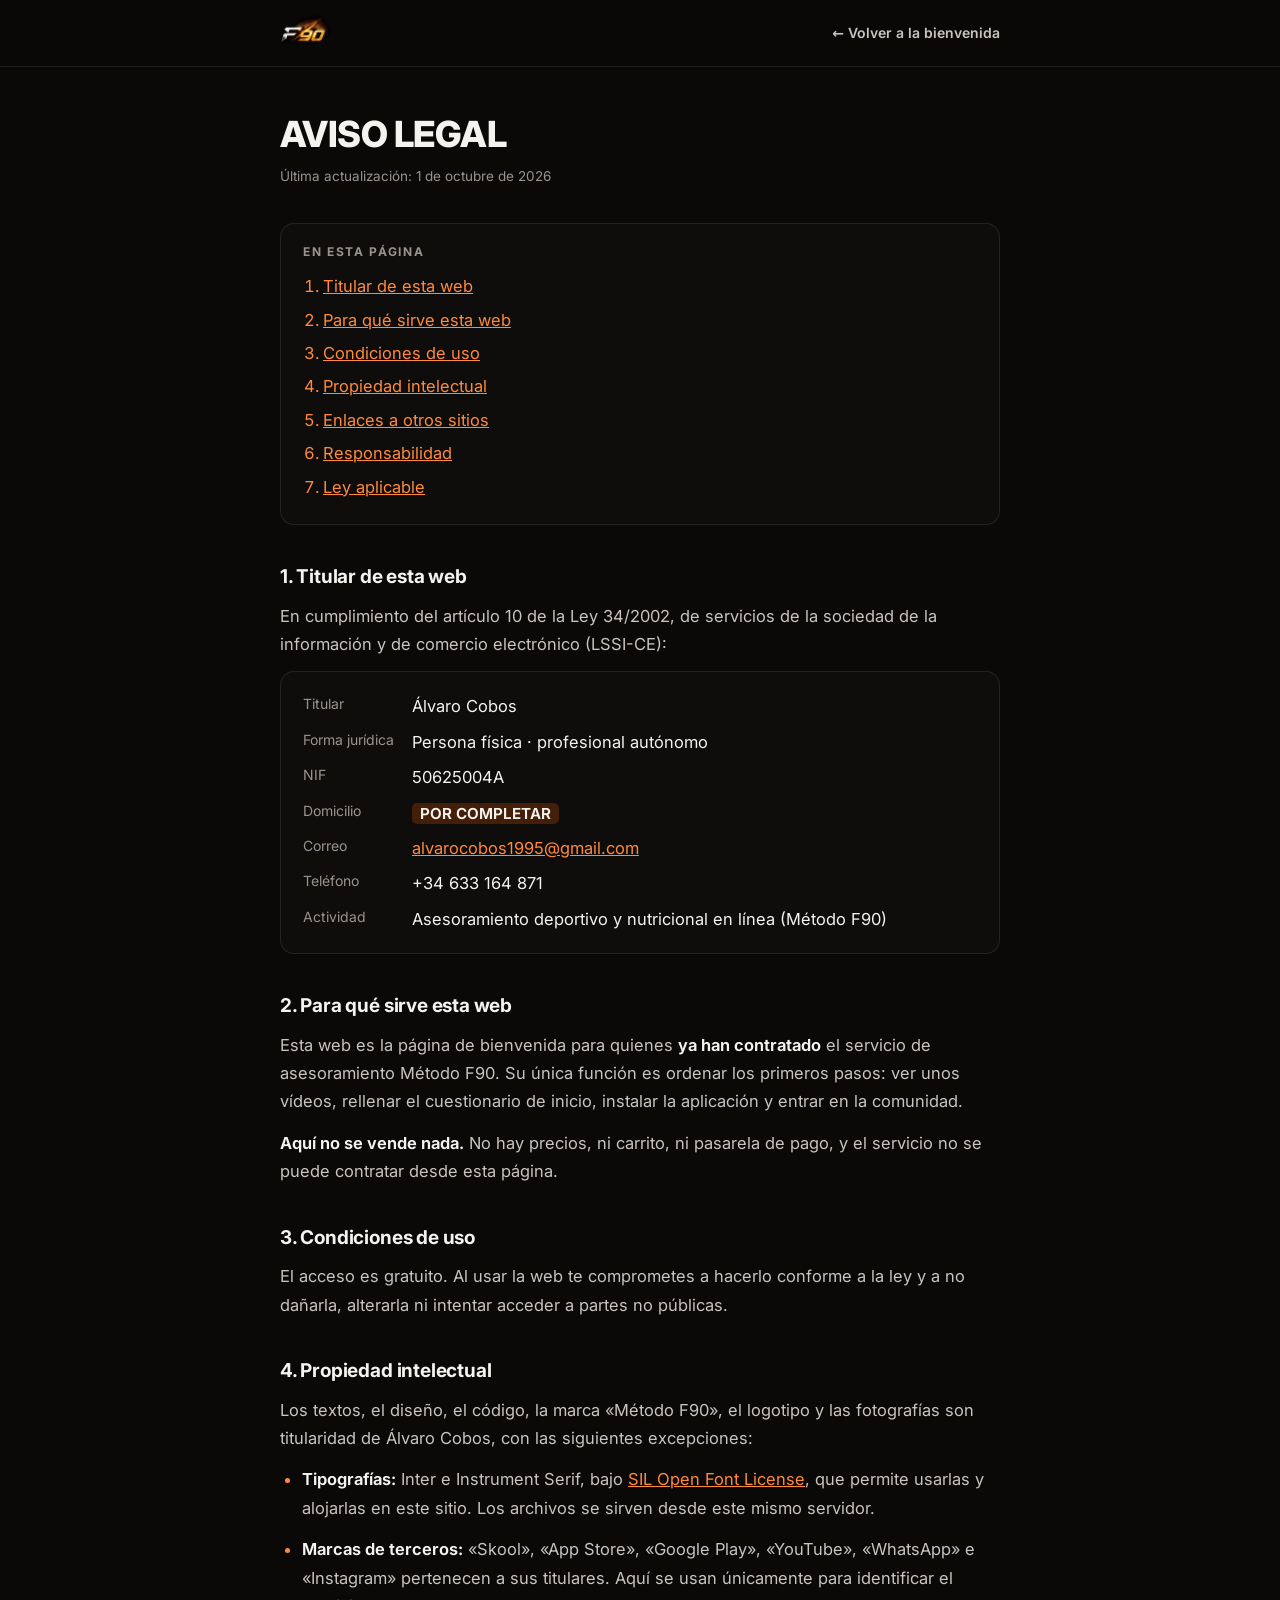
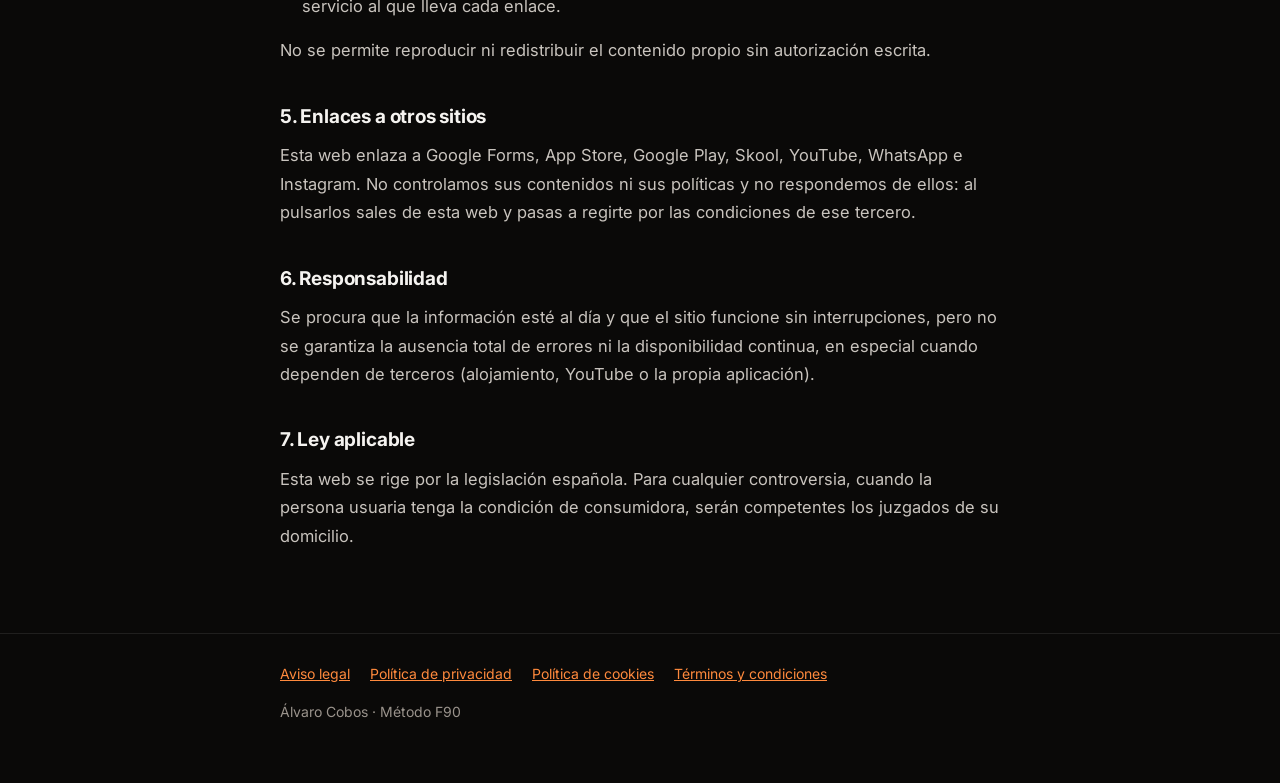
<file: legal/aviso-legal.html>
<!doctype html>
<html lang="es">
<head>
  <meta charset="utf-8" />
  <meta name="viewport" content="width=device-width,initial-scale=1" />
  <title>Aviso legal | Método F90 · Álvaro Cobos</title>
  <meta name="description" content="Aviso legal del servicio de asesoramiento en línea Método F90, de Álvaro Cobos." />
  <link rel="stylesheet" href="legal.css" />
</head>
<body>
  <a class="saltar" href="#contenido">Saltar al contenido</a>

  <header class="barra">
    <div class="envoltorio">
      <picture>
        <source srcset="../assets/logo-f90-mark.webp" type="image/webp" />
        <img src="../assets/logo-f90-mark.png" alt="Método F90" width="420" height="245" />
      </picture>
      <a class="volver" href="../index.html">&larr; Volver a la bienvenida</a>
    </div>
  </header>

  <main id="contenido">
    <div class="envoltorio">
      <h1>Aviso legal</h1>
      <p class="actualizado">Última actualización: 1 de octubre de 2026</p>

      <nav class="indice" aria-label="Contenido de esta página">
        <p>En esta página</p>
        <ol>
          <li><a href="#titular">Titular de esta web</a></li>
          <li><a href="#objeto">Para qué sirve esta web</a></li>
          <li><a href="#uso">Condiciones de uso</a></li>
          <li><a href="#propiedad">Propiedad intelectual</a></li>
          <li><a href="#enlaces">Enlaces a otros sitios</a></li>
          <li><a href="#responsabilidad">Responsabilidad</a></li>
          <li><a href="#ley">Ley aplicable</a></li>
        </ol>
      </nav>

      <h2 id="titular">1. Titular de esta web</h2>
      <p>En cumplimiento del artículo 10 de la Ley 34/2002, de servicios de la sociedad de
      la información y de comercio electrónico (LSSI-CE):</p>
      <div class="ficha">
        <dl>
          <dt>Titular</dt><dd>Álvaro Cobos</dd>
          <dt>Forma jurídica</dt><dd>Persona física · profesional autónomo</dd>
          <dt>NIF</dt><dd>50625004A</dd>
          <dt>Domicilio</dt><dd><mark>POR COMPLETAR</mark></dd>
          <dt>Correo</dt><dd><a href="mailto:alvarocobos1995@gmail.com">alvarocobos1995@gmail.com</a></dd>
          <dt>Teléfono</dt><dd>+34 633 164 871</dd>
          <dt>Actividad</dt><dd>Asesoramiento deportivo y nutricional en línea (Método F90)</dd>
        </dl>
      </div>

      <h2 id="objeto">2. Para qué sirve esta web</h2>
      <p>Esta web es la página de bienvenida para quienes <strong>ya han contratado</strong>
      el servicio de asesoramiento Método F90. Su única función es ordenar los primeros
      pasos: ver unos vídeos, rellenar el cuestionario de inicio, instalar la aplicación
      y entrar en la comunidad.</p>
      <p><strong>Aquí no se vende nada.</strong> No hay precios, ni carrito, ni pasarela de
      pago, y el servicio no se puede contratar desde esta página.</p>

      <h2 id="uso">3. Condiciones de uso</h2>
      <p>El acceso es gratuito. Al usar la web te comprometes a hacerlo conforme a la ley
      y a no dañarla, alterarla ni intentar acceder a partes no públicas.</p>

      <h2 id="propiedad">4. Propiedad intelectual</h2>
      <p>Los textos, el diseño, el código, la marca «Método F90», el logotipo y las
      fotografías son titularidad de Álvaro Cobos, con las siguientes excepciones:</p>
      <ul>
        <li><strong>Tipografías:</strong> Inter e Instrument Serif, bajo
          <a href="https://openfontlicense.org/" target="_blank" rel="noopener noreferrer">SIL Open Font License</a>,
          que permite usarlas y alojarlas en este sitio. Los archivos se sirven desde este
          mismo servidor.</li>
        <li><strong>Marcas de terceros:</strong> «Skool», «App Store», «Google Play»,
          «YouTube», «WhatsApp» e «Instagram» pertenecen a sus titulares. Aquí se usan
          únicamente para identificar el servicio al que lleva cada enlace.</li>
      </ul>
      <p>No se permite reproducir ni redistribuir el contenido propio sin autorización
      escrita.</p>

      <h2 id="enlaces">5. Enlaces a otros sitios</h2>
      <p>Esta web enlaza a Google Forms, App Store, Google Play, Skool, YouTube, WhatsApp
      e Instagram. No controlamos sus contenidos ni sus políticas y no respondemos de
      ellos: al pulsarlos sales de esta web y pasas a regirte por las condiciones de ese
      tercero.</p>

      <h2 id="responsabilidad">6. Responsabilidad</h2>
      <p>Se procura que la información esté al día y que el sitio funcione sin
      interrupciones, pero no se garantiza la ausencia total de errores ni la
      disponibilidad continua, en especial cuando dependen de terceros (alojamiento,
      YouTube o la propia aplicación).</p>

      <h2 id="ley">7. Ley aplicable</h2>
      <p>Esta web se rige por la legislación española. Para cualquier controversia, cuando
      la persona usuaria tenga la condición de consumidora, serán competentes los juzgados
      de su domicilio.</p>

    </div>
  </main>

  <footer class="pie">
    <div class="envoltorio">
      <nav aria-label="Páginas legales">
        <a href="aviso-legal.html" aria-current="page">Aviso legal</a>
        <a href="privacidad.html">Política de privacidad</a>
        <a href="cookies.html">Política de cookies</a>
        <a href="condiciones.html">Términos y condiciones</a>
      </nav>
      <p style="margin-top:14px">Álvaro Cobos · Método F90</p>
    </div>
  </footer>
</body>
</html>
</file>
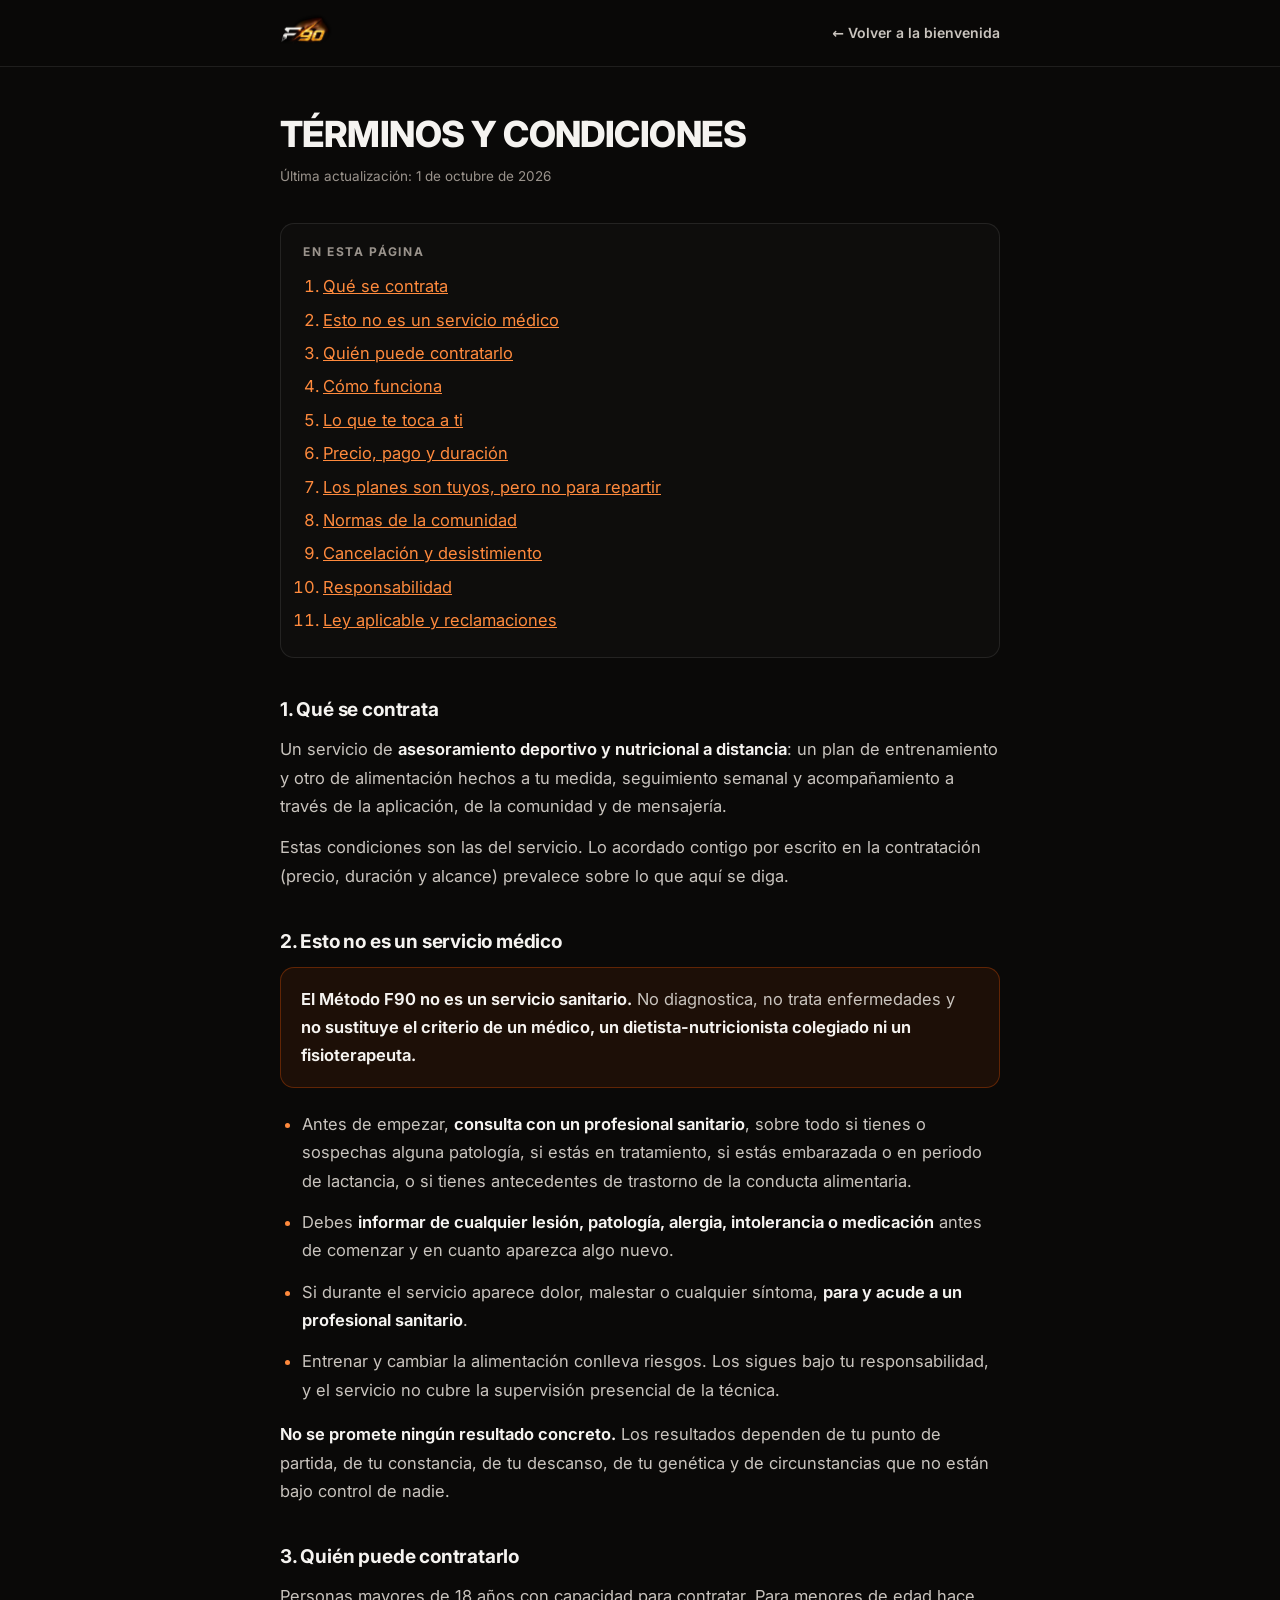
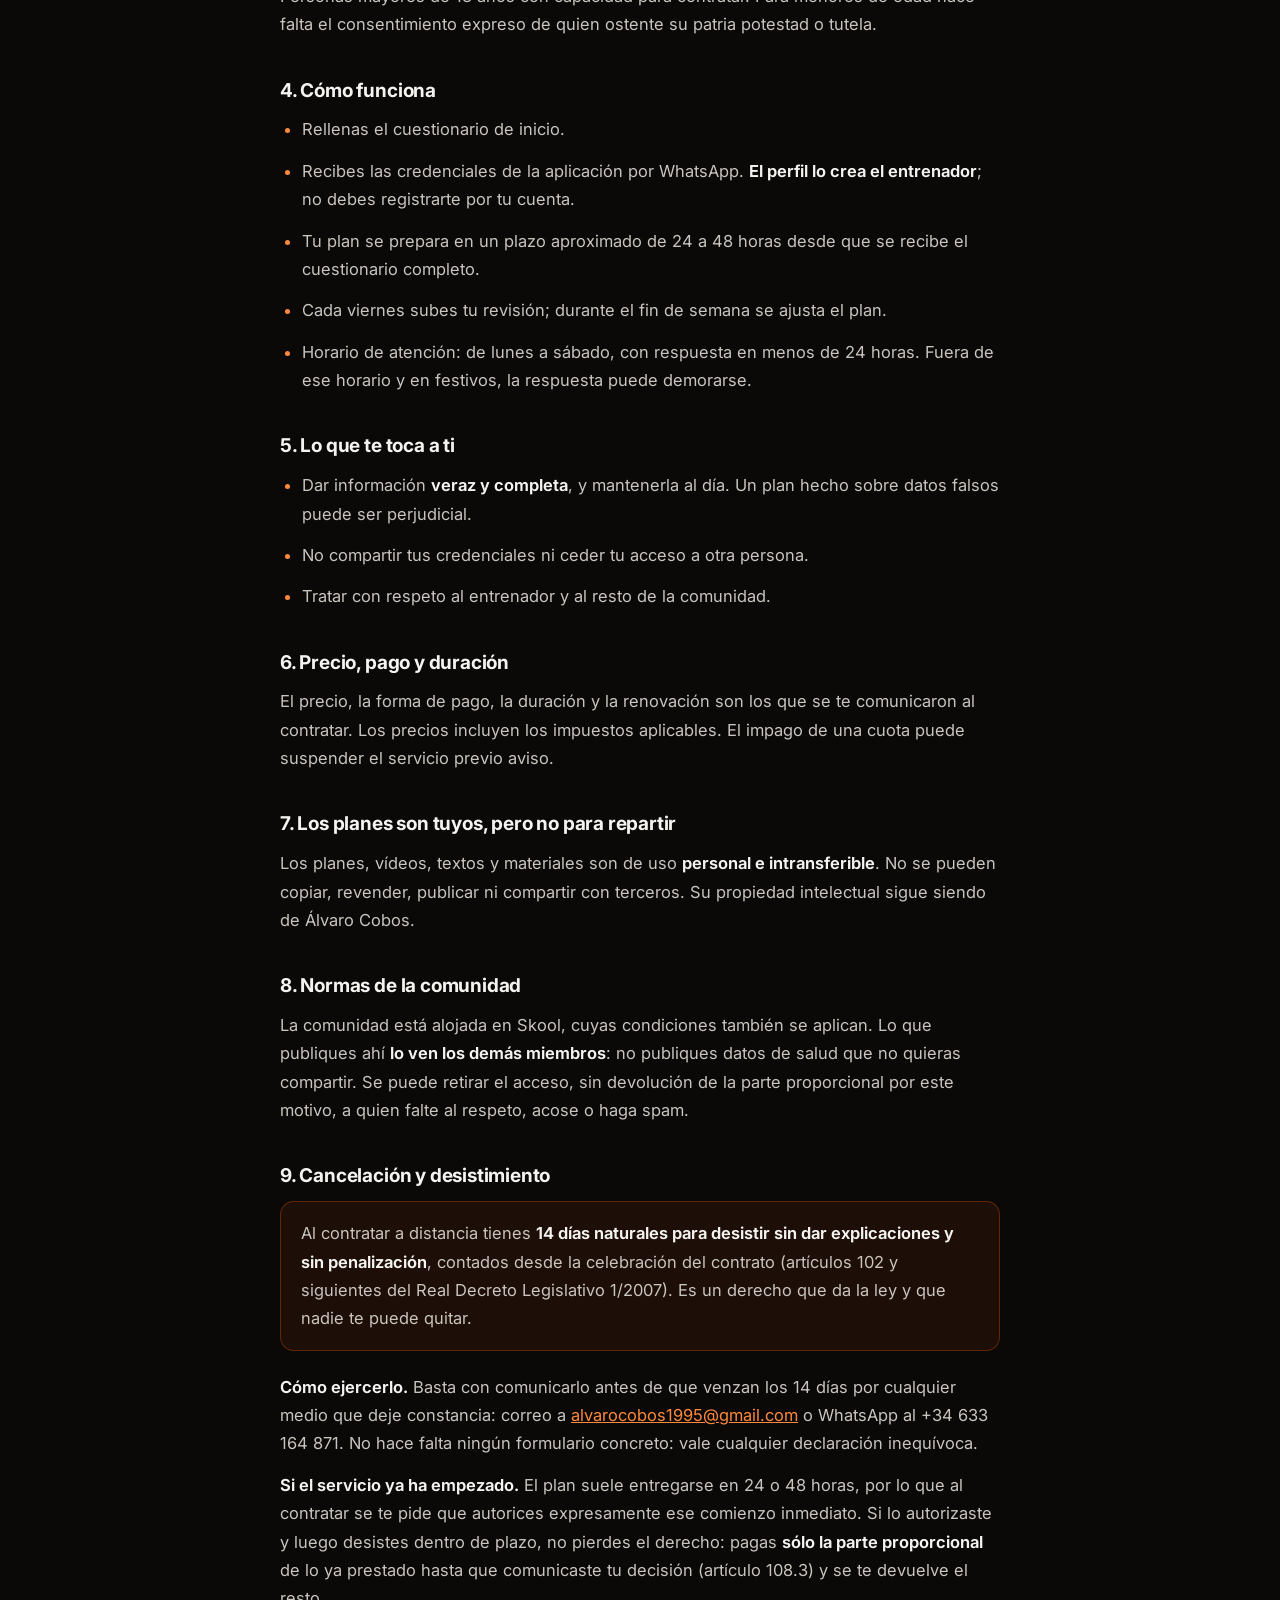
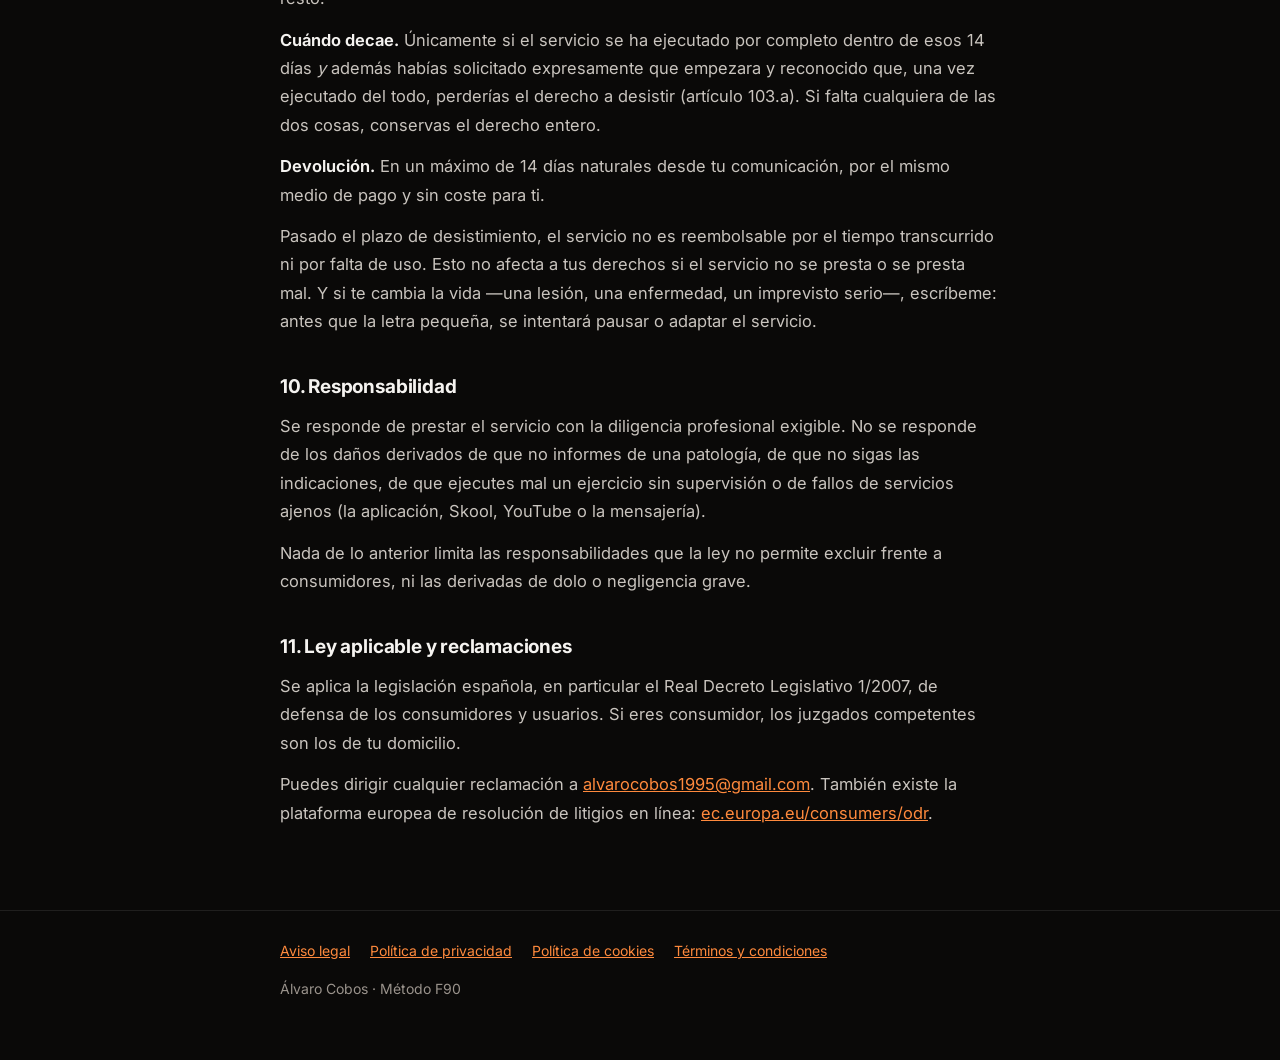
<file: legal/condiciones.html>
<!doctype html>
<html lang="es">
<head>
  <meta charset="utf-8" />
  <meta name="viewport" content="width=device-width,initial-scale=1" />
  <title>Términos y condiciones | Método F90 · Álvaro Cobos</title>
  <meta name="description" content="Términos y condiciones del servicio de asesoramiento en línea Método F90, de Álvaro Cobos." />
  <link rel="stylesheet" href="legal.css" />
</head>
<body>
  <a class="saltar" href="#contenido">Saltar al contenido</a>

  <header class="barra">
    <div class="envoltorio">
      <picture>
        <source srcset="../assets/logo-f90-mark.webp" type="image/webp" />
        <img src="../assets/logo-f90-mark.png" alt="Método F90" width="420" height="245" />
      </picture>
      <a class="volver" href="../index.html">&larr; Volver a la bienvenida</a>
    </div>
  </header>

  <main id="contenido">
    <div class="envoltorio">
      <h1>Términos y condiciones</h1>
      <p class="actualizado">Última actualización: 1 de octubre de 2026</p>

      <nav class="indice" aria-label="Contenido de esta página">
        <p>En esta página</p>
        <ol>
          <li><a href="#objeto">Qué se contrata</a></li>
          <li><a href="#nosanitario">Esto no es un servicio médico</a></li>
          <li><a href="#quien">Quién puede contratarlo</a></li>
          <li><a href="#como">Cómo funciona</a></li>
          <li><a href="#tuyo">Lo que te toca a ti</a></li>
          <li><a href="#precio">Precio, pago y duración</a></li>
          <li><a href="#propiedad">Los planes son tuyos, pero no para repartir</a></li>
          <li><a href="#comunidad">Normas de la comunidad</a></li>
          <li><a href="#baja">Cancelación y desistimiento</a></li>
          <li><a href="#responsabilidad">Responsabilidad</a></li>
          <li><a href="#ley">Ley aplicable y reclamaciones</a></li>
        </ol>
      </nav>

      <h2 id="objeto">1. Qué se contrata</h2>
      <p>Un servicio de <strong>asesoramiento deportivo y nutricional a distancia</strong>:
      un plan de entrenamiento y otro de alimentación hechos a tu medida, seguimiento
      semanal y acompañamiento a través de la aplicación, de la comunidad y de mensajería.</p>
      <p>Estas condiciones son las del servicio. Lo acordado contigo por escrito en la
      contratación (precio, duración y alcance) prevalece sobre lo que aquí se diga.</p>

      <h2 id="nosanitario">2. Esto no es un servicio médico</h2>
      <div class="aviso">
        <p><strong>El Método F90 no es un servicio sanitario.</strong> No diagnostica, no
        trata enfermedades y <strong>no sustituye el criterio de un médico, un dietista-nutricionista
        colegiado ni un fisioterapeuta.</strong></p>
      </div>
      <ul>
        <li>Antes de empezar, <strong>consulta con un profesional sanitario</strong>, sobre
        todo si tienes o sospechas alguna patología, si estás en tratamiento, si estás
        embarazada o en periodo de lactancia, o si tienes antecedentes de trastorno de la
        conducta alimentaria.</li>
        <li>Debes <strong>informar de cualquier lesión, patología, alergia, intolerancia o
        medicación</strong> antes de comenzar y en cuanto aparezca algo nuevo.</li>
        <li>Si durante el servicio aparece dolor, malestar o cualquier síntoma,
        <strong>para y acude a un profesional sanitario</strong>.</li>
        <li>Entrenar y cambiar la alimentación conlleva riesgos. Los sigues bajo tu
        responsabilidad, y el servicio no cubre la supervisión presencial de la técnica.</li>
      </ul>
      <p><strong>No se promete ningún resultado concreto.</strong> Los resultados dependen
      de tu punto de partida, de tu constancia, de tu descanso, de tu genética y de
      circunstancias que no están bajo control de nadie.</p>

      <h2 id="quien">3. Quién puede contratarlo</h2>
      <p>Personas mayores de 18 años con capacidad para contratar. Para menores de edad hace
      falta el consentimiento expreso de quien ostente su patria potestad o tutela.</p>

      <h2 id="como">4. Cómo funciona</h2>
      <ul>
        <li>Rellenas el cuestionario de inicio.</li>
        <li>Recibes las credenciales de la aplicación por WhatsApp. <strong>El perfil lo
        crea el entrenador</strong>; no debes registrarte por tu cuenta.</li>
        <li>Tu plan se prepara en un plazo aproximado de 24 a 48 horas desde que se recibe
        el cuestionario completo.</li>
        <li>Cada viernes subes tu revisión; durante el fin de semana se ajusta el plan.</li>
        <li>Horario de atención: de lunes a sábado, con respuesta en menos de 24 horas.
        Fuera de ese horario y en festivos, la respuesta puede demorarse.</li>
      </ul>

      <h2 id="tuyo">5. Lo que te toca a ti</h2>
      <ul>
        <li>Dar información <strong>veraz y completa</strong>, y mantenerla al día. Un plan
        hecho sobre datos falsos puede ser perjudicial.</li>
        <li>No compartir tus credenciales ni ceder tu acceso a otra persona.</li>
        <li>Tratar con respeto al entrenador y al resto de la comunidad.</li>
      </ul>

      <h2 id="precio">6. Precio, pago y duración</h2>
      <p>El precio, la forma de pago, la duración y la renovación son los que se te
      comunicaron al contratar. Los precios incluyen los impuestos aplicables. El impago de
      una cuota puede suspender el servicio previo aviso.</p>

      <h2 id="propiedad">7. Los planes son tuyos, pero no para repartir</h2>
      <p>Los planes, vídeos, textos y materiales son de uso <strong>personal e
      intransferible</strong>. No se pueden copiar, revender, publicar ni compartir con
      terceros. Su propiedad intelectual sigue siendo de Álvaro Cobos.</p>

      <h2 id="comunidad">8. Normas de la comunidad</h2>
      <p>La comunidad está alojada en Skool, cuyas condiciones también se aplican. Lo que
      publiques ahí <strong>lo ven los demás miembros</strong>: no publiques datos de salud
      que no quieras compartir. Se puede retirar el acceso, sin devolución de la parte
      proporcional por este motivo, a quien falte al respeto, acose o haga spam.</p>

      <h2 id="baja">9. Cancelación y desistimiento</h2>
      <div class="aviso">
        <p>Al contratar a distancia tienes <strong>14 días naturales para desistir sin dar
        explicaciones y sin penalización</strong>, contados desde la celebración del
        contrato (artículos 102 y siguientes del Real Decreto Legislativo 1/2007). Es un
        derecho que da la ley y que nadie te puede quitar.</p>
      </div>
      <p><strong>Cómo ejercerlo.</strong> Basta con comunicarlo antes de que venzan los 14
      días por cualquier medio que deje constancia: correo a
      <a href="mailto:alvarocobos1995@gmail.com">alvarocobos1995@gmail.com</a> o WhatsApp al +34 633 164 871. No hace falta ningún formulario
      concreto: vale cualquier declaración inequívoca.</p>
      <p><strong>Si el servicio ya ha empezado.</strong> El plan suele entregarse en 24 o 48
      horas, por lo que al contratar se te pide que autorices expresamente ese comienzo
      inmediato. Si lo autorizaste y luego desistes dentro de plazo, no pierdes el derecho:
      pagas <strong>sólo la parte proporcional</strong> de lo ya prestado hasta que
      comunicaste tu decisión (artículo 108.3) y se te devuelve el resto.</p>
      <p><strong>Cuándo decae.</strong> Únicamente si el servicio se ha ejecutado por
      completo dentro de esos 14 días <em>y</em> además habías solicitado expresamente que
      empezara y reconocido que, una vez ejecutado del todo, perderías el derecho a desistir
      (artículo 103.a). Si falta cualquiera de las dos cosas, conservas el derecho entero.</p>
      <p><strong>Devolución.</strong> En un máximo de 14 días naturales desde tu
      comunicación, por el mismo medio de pago y sin coste para ti.</p>
      <p>Pasado el plazo de desistimiento, el servicio no es reembolsable por el tiempo
      transcurrido ni por falta de uso. Esto no afecta a tus derechos si el servicio no se
      presta o se presta mal. Y si te cambia la vida —una lesión, una enfermedad, un
      imprevisto serio—, escríbeme: antes que la letra pequeña, se intentará pausar o
      adaptar el servicio.</p>

      <h2 id="responsabilidad">10. Responsabilidad</h2>
      <p>Se responde de prestar el servicio con la diligencia profesional exigible. No se
      responde de los daños derivados de que no informes de una patología, de que no sigas
      las indicaciones, de que ejecutes mal un ejercicio sin supervisión o de fallos de
      servicios ajenos (la aplicación, Skool, YouTube o la mensajería).</p>
      <p>Nada de lo anterior limita las responsabilidades que la ley no permite excluir
      frente a consumidores, ni las derivadas de dolo o negligencia grave.</p>

      <h2 id="ley">11. Ley aplicable y reclamaciones</h2>
      <p>Se aplica la legislación española, en particular el Real Decreto Legislativo
      1/2007, de defensa de los consumidores y usuarios. Si eres consumidor, los juzgados
      competentes son los de tu domicilio.</p>
      <p>Puedes dirigir cualquier reclamación a
      <a href="mailto:alvarocobos1995@gmail.com">alvarocobos1995@gmail.com</a>. También existe la plataforma
      europea de resolución de litigios en línea:
      <a href="https://ec.europa.eu/consumers/odr" target="_blank" rel="noopener noreferrer">ec.europa.eu/consumers/odr</a>.</p>

    </div>
  </main>

  <footer class="pie">
    <div class="envoltorio">
      <nav aria-label="Páginas legales">
        <a href="aviso-legal.html">Aviso legal</a>
        <a href="privacidad.html">Política de privacidad</a>
        <a href="cookies.html">Política de cookies</a>
        <a href="condiciones.html" aria-current="page">Términos y condiciones</a>
      </nav>
      <p style="margin-top:14px">Álvaro Cobos · Método F90</p>
    </div>
  </footer>
</body>
</html>
</file>
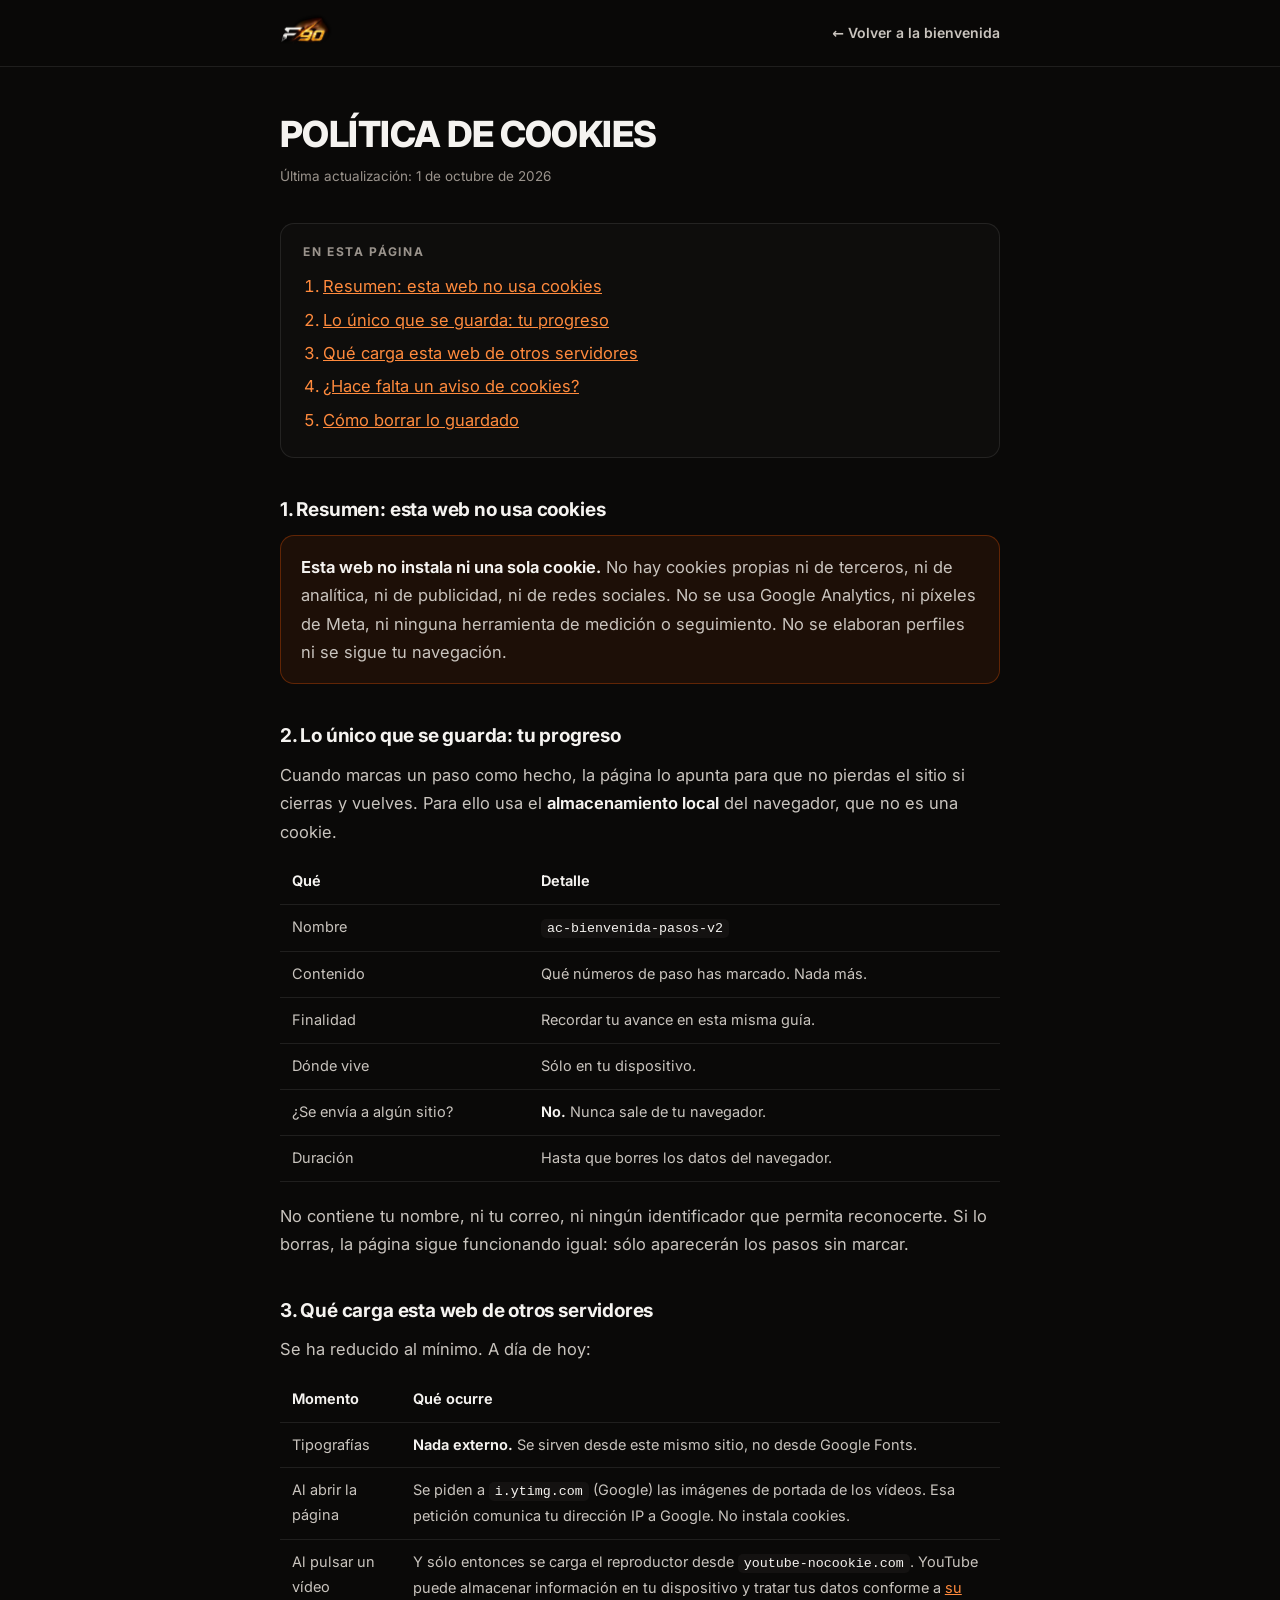
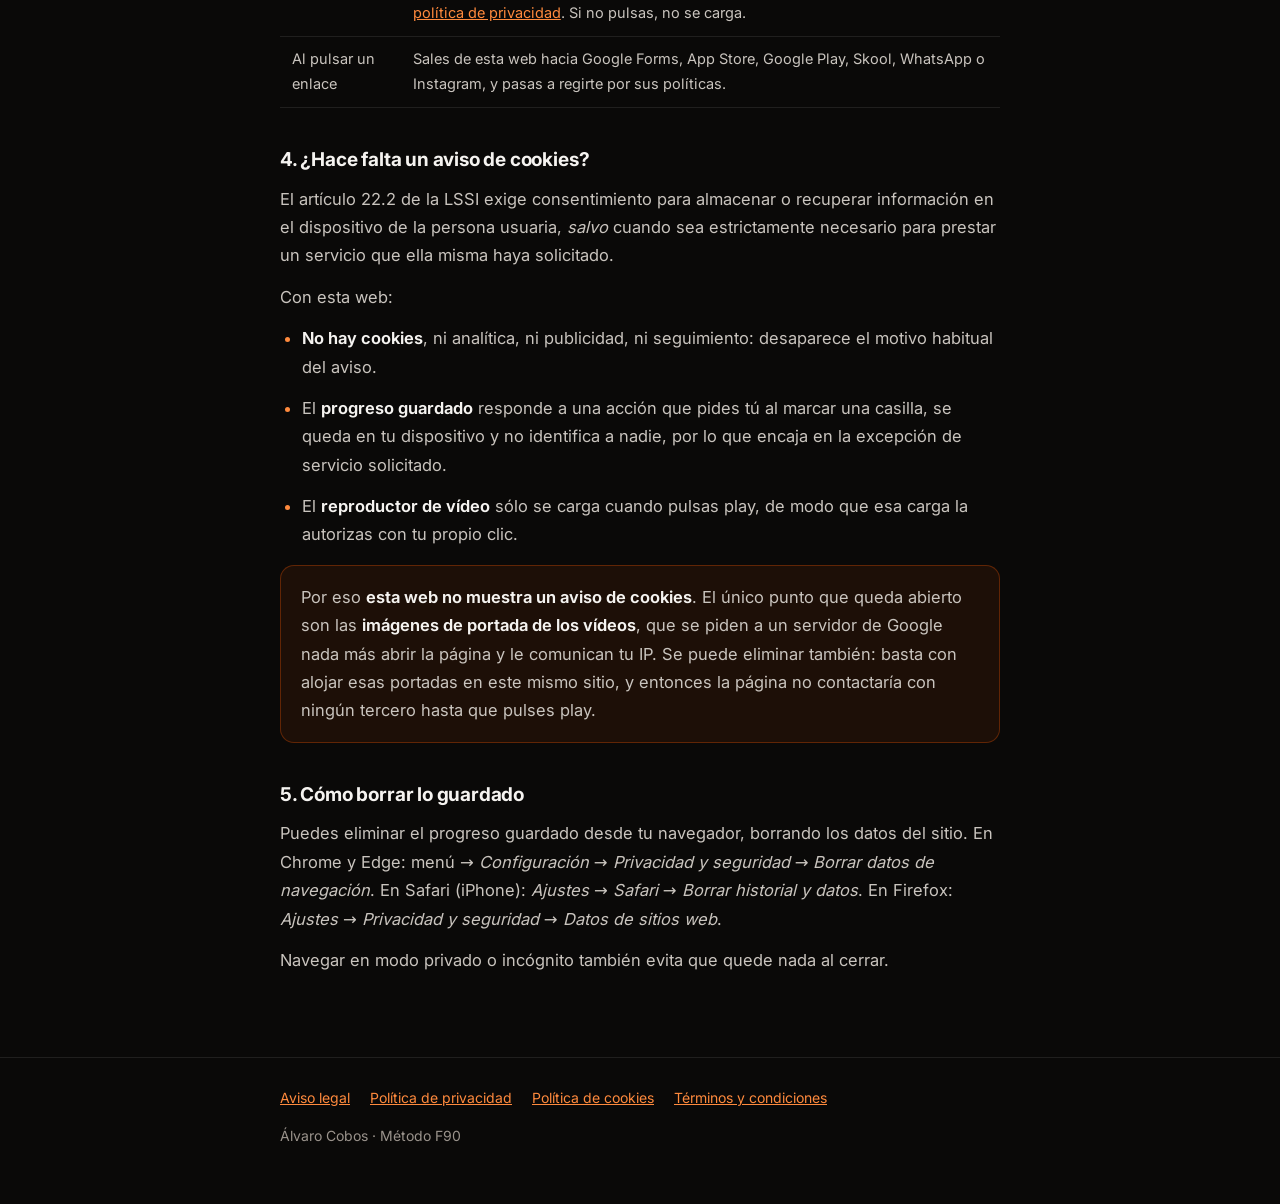
<file: legal/cookies.html>
<!doctype html>
<html lang="es">
<head>
  <meta charset="utf-8" />
  <meta name="viewport" content="width=device-width,initial-scale=1" />
  <title>Política de cookies | Método F90 · Álvaro Cobos</title>
  <meta name="description" content="Política de cookies del servicio de asesoramiento en línea Método F90, de Álvaro Cobos." />
  <link rel="stylesheet" href="legal.css" />
</head>
<body>
  <a class="saltar" href="#contenido">Saltar al contenido</a>

  <header class="barra">
    <div class="envoltorio">
      <picture>
        <source srcset="../assets/logo-f90-mark.webp" type="image/webp" />
        <img src="../assets/logo-f90-mark.png" alt="Método F90" width="420" height="245" />
      </picture>
      <a class="volver" href="../index.html">&larr; Volver a la bienvenida</a>
    </div>
  </header>

  <main id="contenido">
    <div class="envoltorio">
      <h1>Política de cookies</h1>
      <p class="actualizado">Última actualización: 1 de octubre de 2026</p>

      <nav class="indice" aria-label="Contenido de esta página">
        <p>En esta página</p>
        <ol>
          <li><a href="#resumen">Resumen: esta web no usa cookies</a></li>
          <li><a href="#progreso">Lo único que se guarda: tu progreso</a></li>
          <li><a href="#terceros">Qué carga esta web de otros servidores</a></li>
          <li><a href="#banner">¿Hace falta un aviso de cookies?</a></li>
          <li><a href="#borrar">Cómo borrar lo guardado</a></li>
        </ol>
      </nav>

      <h2 id="resumen">1. Resumen: esta web no usa cookies</h2>
      <div class="aviso">
        <p><strong>Esta web no instala ni una sola cookie.</strong> No hay cookies propias
        ni de terceros, ni de analítica, ni de publicidad, ni de redes sociales. No se usa
        Google Analytics, ni píxeles de Meta, ni ninguna herramienta de medición o
        seguimiento. No se elaboran perfiles ni se sigue tu navegación.</p>
      </div>

      <h2 id="progreso">2. Lo único que se guarda: tu progreso</h2>
      <p>Cuando marcas un paso como hecho, la página lo apunta para que no pierdas el sitio
      si cierras y vuelves. Para ello usa el <strong>almacenamiento local</strong> del
      navegador, que no es una cookie.</p>
      <table>
        <thead><tr><th>Qué</th><th>Detalle</th></tr></thead>
        <tbody>
          <tr><td>Nombre</td><td><code>ac-bienvenida-pasos-v2</code></td></tr>
          <tr><td>Contenido</td><td>Qué números de paso has marcado. Nada más.</td></tr>
          <tr><td>Finalidad</td><td>Recordar tu avance en esta misma guía.</td></tr>
          <tr><td>Dónde vive</td><td>Sólo en tu dispositivo.</td></tr>
          <tr><td>¿Se envía a algún sitio?</td><td><strong>No.</strong> Nunca sale de tu navegador.</td></tr>
          <tr><td>Duración</td><td>Hasta que borres los datos del navegador.</td></tr>
        </tbody>
      </table>
      <p>No contiene tu nombre, ni tu correo, ni ningún identificador que permita
      reconocerte. Si lo borras, la página sigue funcionando igual: sólo aparecerán los
      pasos sin marcar.</p>

      <h2 id="terceros">3. Qué carga esta web de otros servidores</h2>
      <p>Se ha reducido al mínimo. A día de hoy:</p>
      <table>
        <thead><tr><th>Momento</th><th>Qué ocurre</th></tr></thead>
        <tbody>
          <tr><td>Tipografías</td>
              <td><strong>Nada externo.</strong> Se sirven desde este mismo sitio, no desde
                  Google Fonts.</td></tr>
          <tr><td>Al abrir la página</td>
              <td>Se piden a <code>i.ytimg.com</code> (Google) las imágenes de portada de
                  los vídeos. Esa petición comunica tu dirección IP a Google. No instala
                  cookies.</td></tr>
          <tr><td>Al pulsar un vídeo</td>
              <td>Y sólo entonces se carga el reproductor desde
                  <code>youtube-nocookie.com</code>. YouTube puede almacenar información en
                  tu dispositivo y tratar tus datos conforme a
                  <a href="https://policies.google.com/privacy" target="_blank" rel="noopener noreferrer">su
                  política de privacidad</a>. Si no pulsas, no se carga.</td></tr>
          <tr><td>Al pulsar un enlace</td>
              <td>Sales de esta web hacia Google Forms, App Store, Google Play, Skool,
                  WhatsApp o Instagram, y pasas a regirte por sus políticas.</td></tr>
        </tbody>
      </table>

      <h2 id="banner">4. ¿Hace falta un aviso de cookies?</h2>
      <p>El artículo 22.2 de la LSSI exige consentimiento para almacenar o recuperar
      información en el dispositivo de la persona usuaria, <em>salvo</em> cuando sea
      estrictamente necesario para prestar un servicio que ella misma haya solicitado.</p>
      <p>Con esta web:</p>
      <ul>
        <li><strong>No hay cookies</strong>, ni analítica, ni publicidad, ni seguimiento:
        desaparece el motivo habitual del aviso.</li>
        <li>El <strong>progreso guardado</strong> responde a una acción que pides tú al
        marcar una casilla, se queda en tu dispositivo y no identifica a nadie, por lo que
        encaja en la excepción de servicio solicitado.</li>
        <li>El <strong>reproductor de vídeo</strong> sólo se carga cuando pulsas play, de
        modo que esa carga la autorizas con tu propio clic.</li>
      </ul>
      <div class="aviso">
        <p>Por eso <strong>esta web no muestra un aviso de cookies</strong>. El único punto
        que queda abierto son las <strong>imágenes de portada de los vídeos</strong>, que se
        piden a un servidor de Google nada más abrir la página y le comunican tu IP. Se
        puede eliminar también: basta con alojar esas portadas en este mismo sitio, y
        entonces la página no contactaría con ningún tercero hasta que pulses play.</p>
      </div>

      <h2 id="borrar">5. Cómo borrar lo guardado</h2>
      <p>Puedes eliminar el progreso guardado desde tu navegador, borrando los datos del
      sitio. En Chrome y Edge: menú → <em>Configuración</em> → <em>Privacidad y
      seguridad</em> → <em>Borrar datos de navegación</em>. En Safari (iPhone):
      <em>Ajustes</em> → <em>Safari</em> → <em>Borrar historial y datos</em>. En Firefox:
      <em>Ajustes</em> → <em>Privacidad y seguridad</em> → <em>Datos de sitios web</em>.</p>
      <p>Navegar en modo privado o incógnito también evita que quede nada al cerrar.</p>

    </div>
  </main>

  <footer class="pie">
    <div class="envoltorio">
      <nav aria-label="Páginas legales">
        <a href="aviso-legal.html">Aviso legal</a>
        <a href="privacidad.html">Política de privacidad</a>
        <a href="cookies.html" aria-current="page">Política de cookies</a>
        <a href="condiciones.html">Términos y condiciones</a>
      </nav>
      <p style="margin-top:14px">Álvaro Cobos · Método F90</p>
    </div>
  </footer>
</body>
</html>
</file>
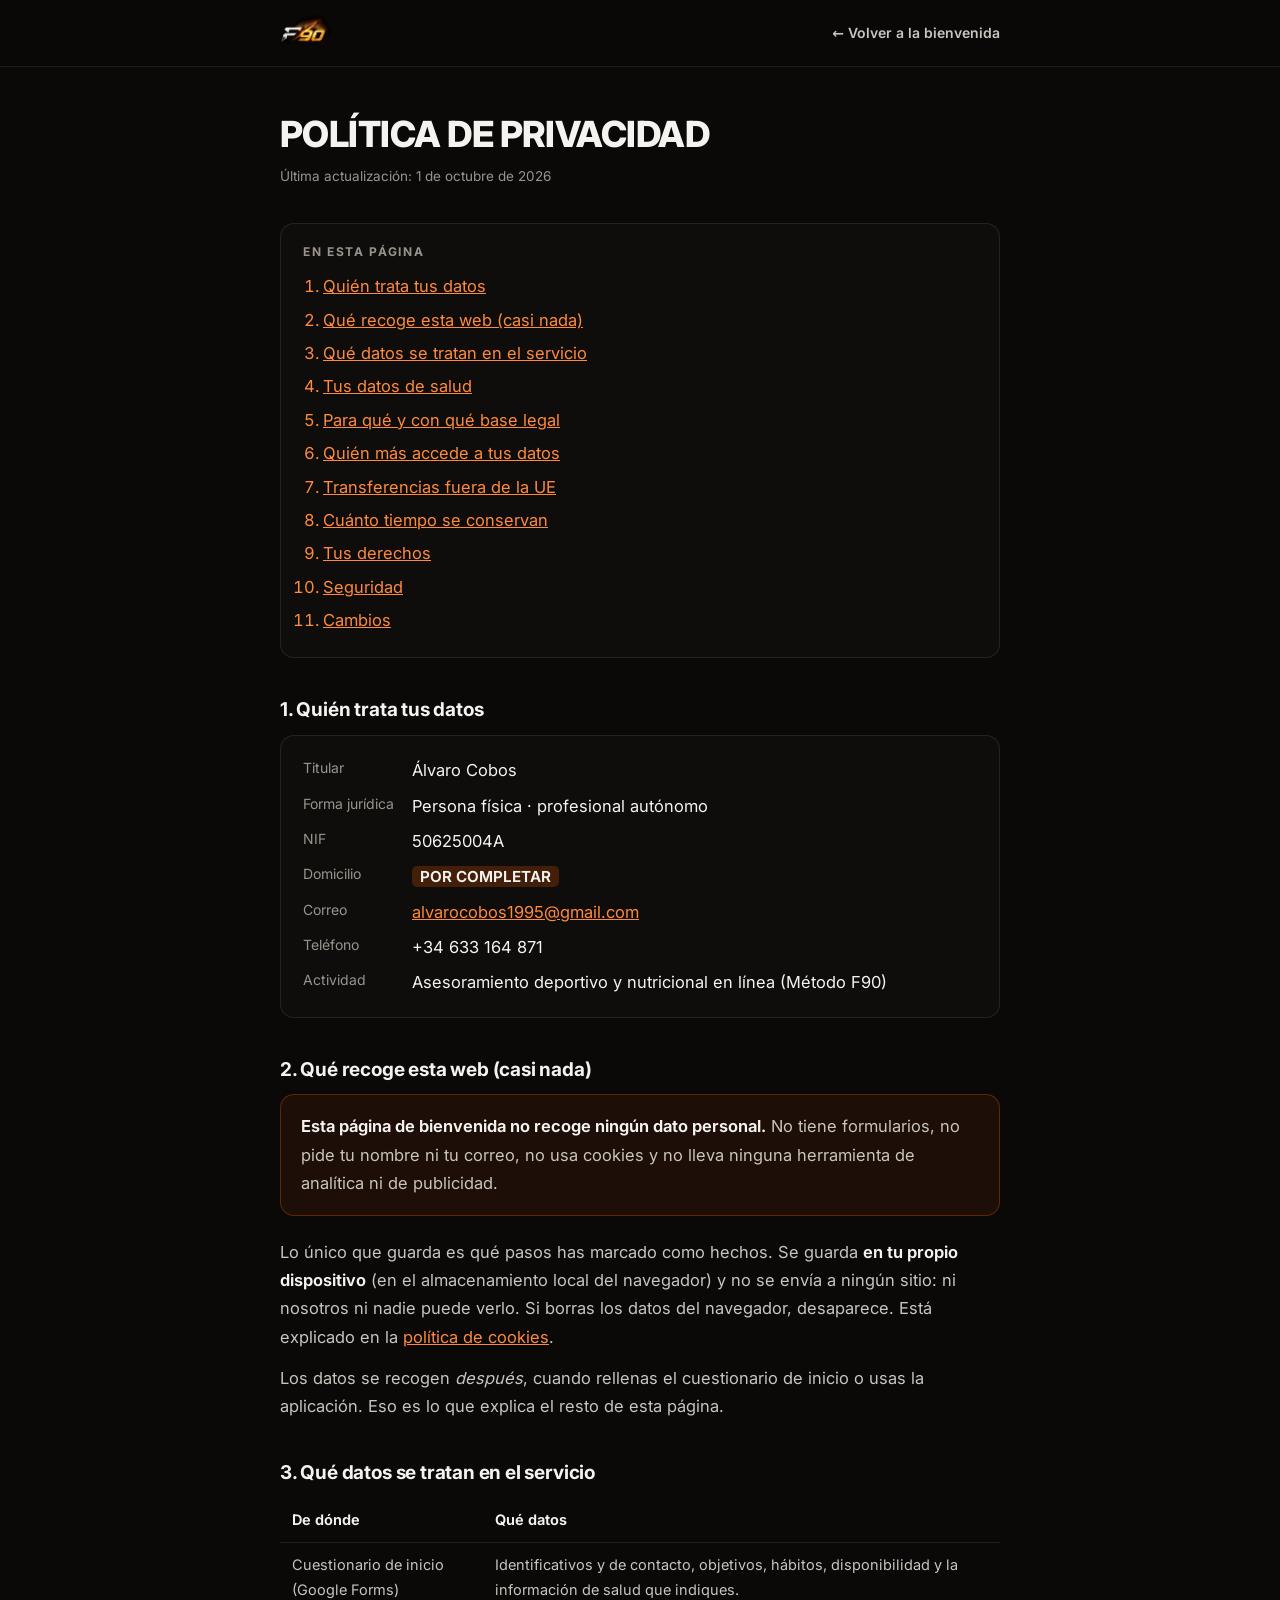
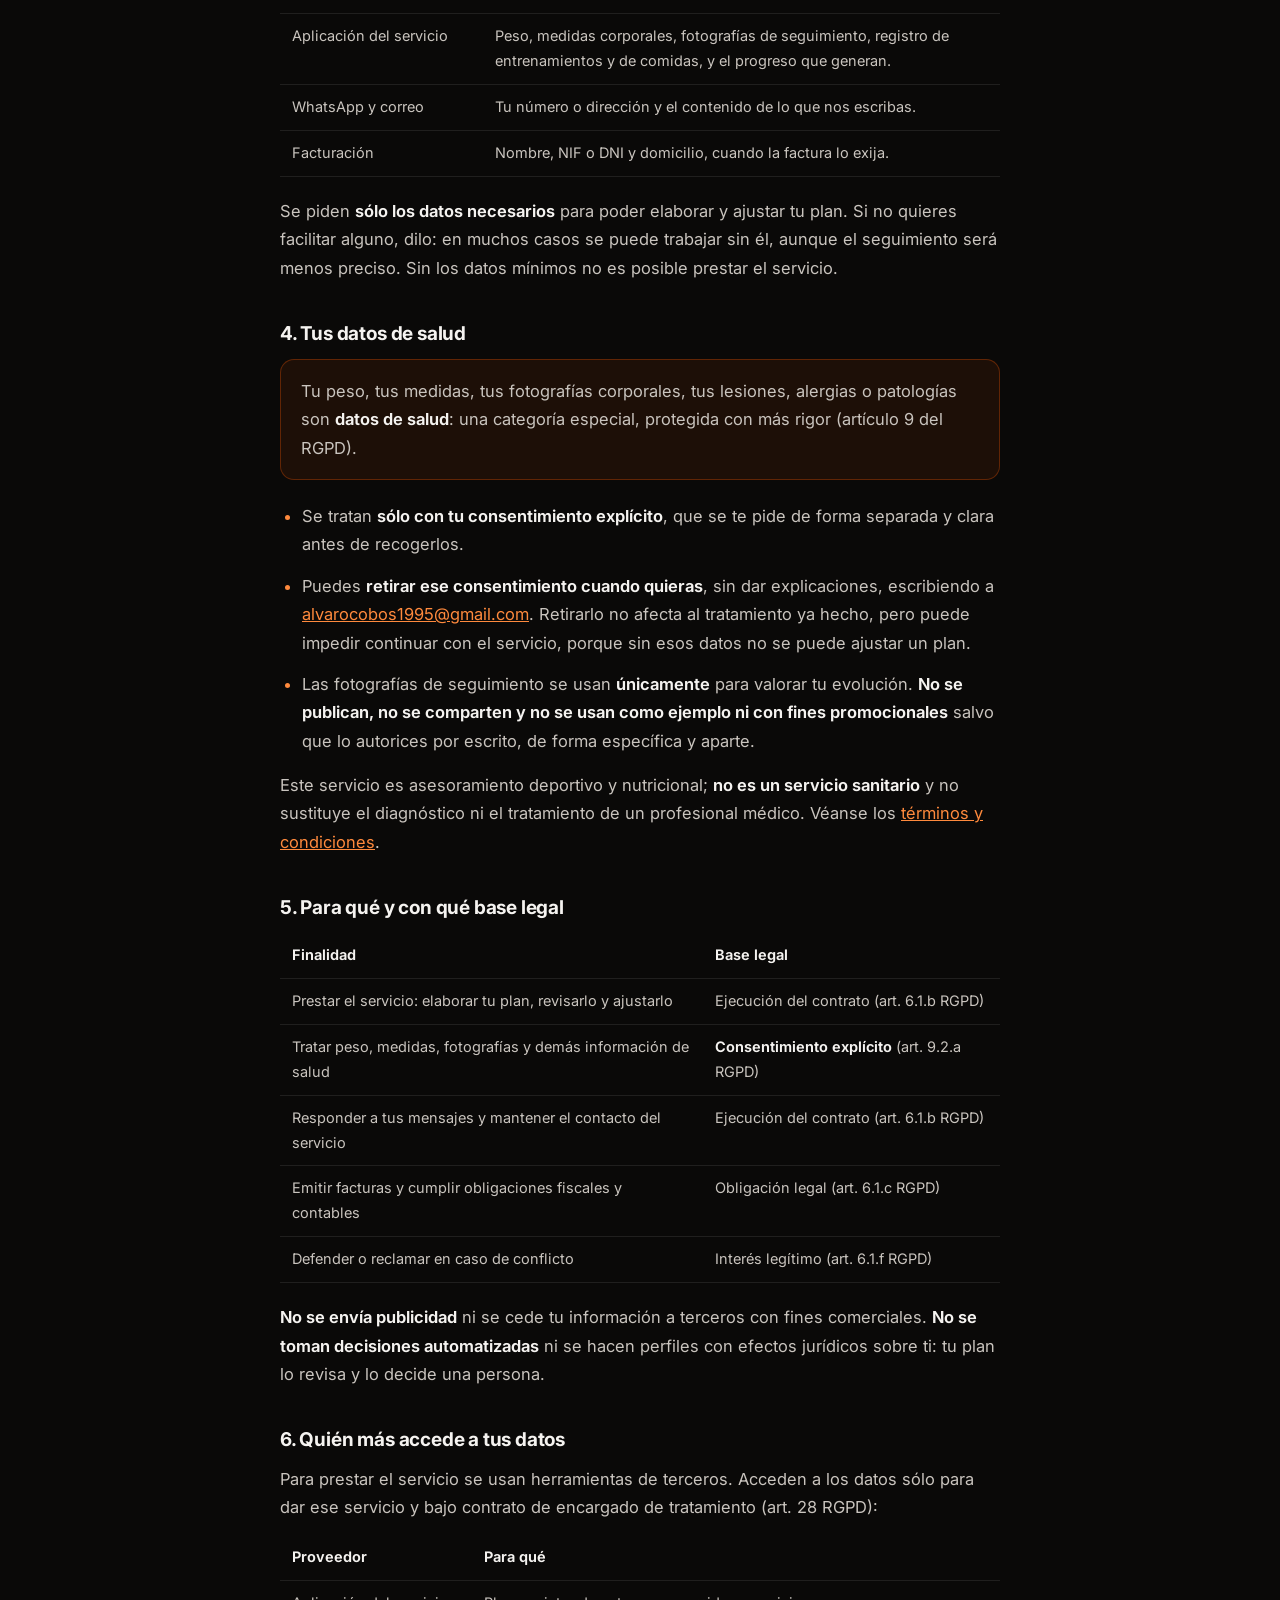
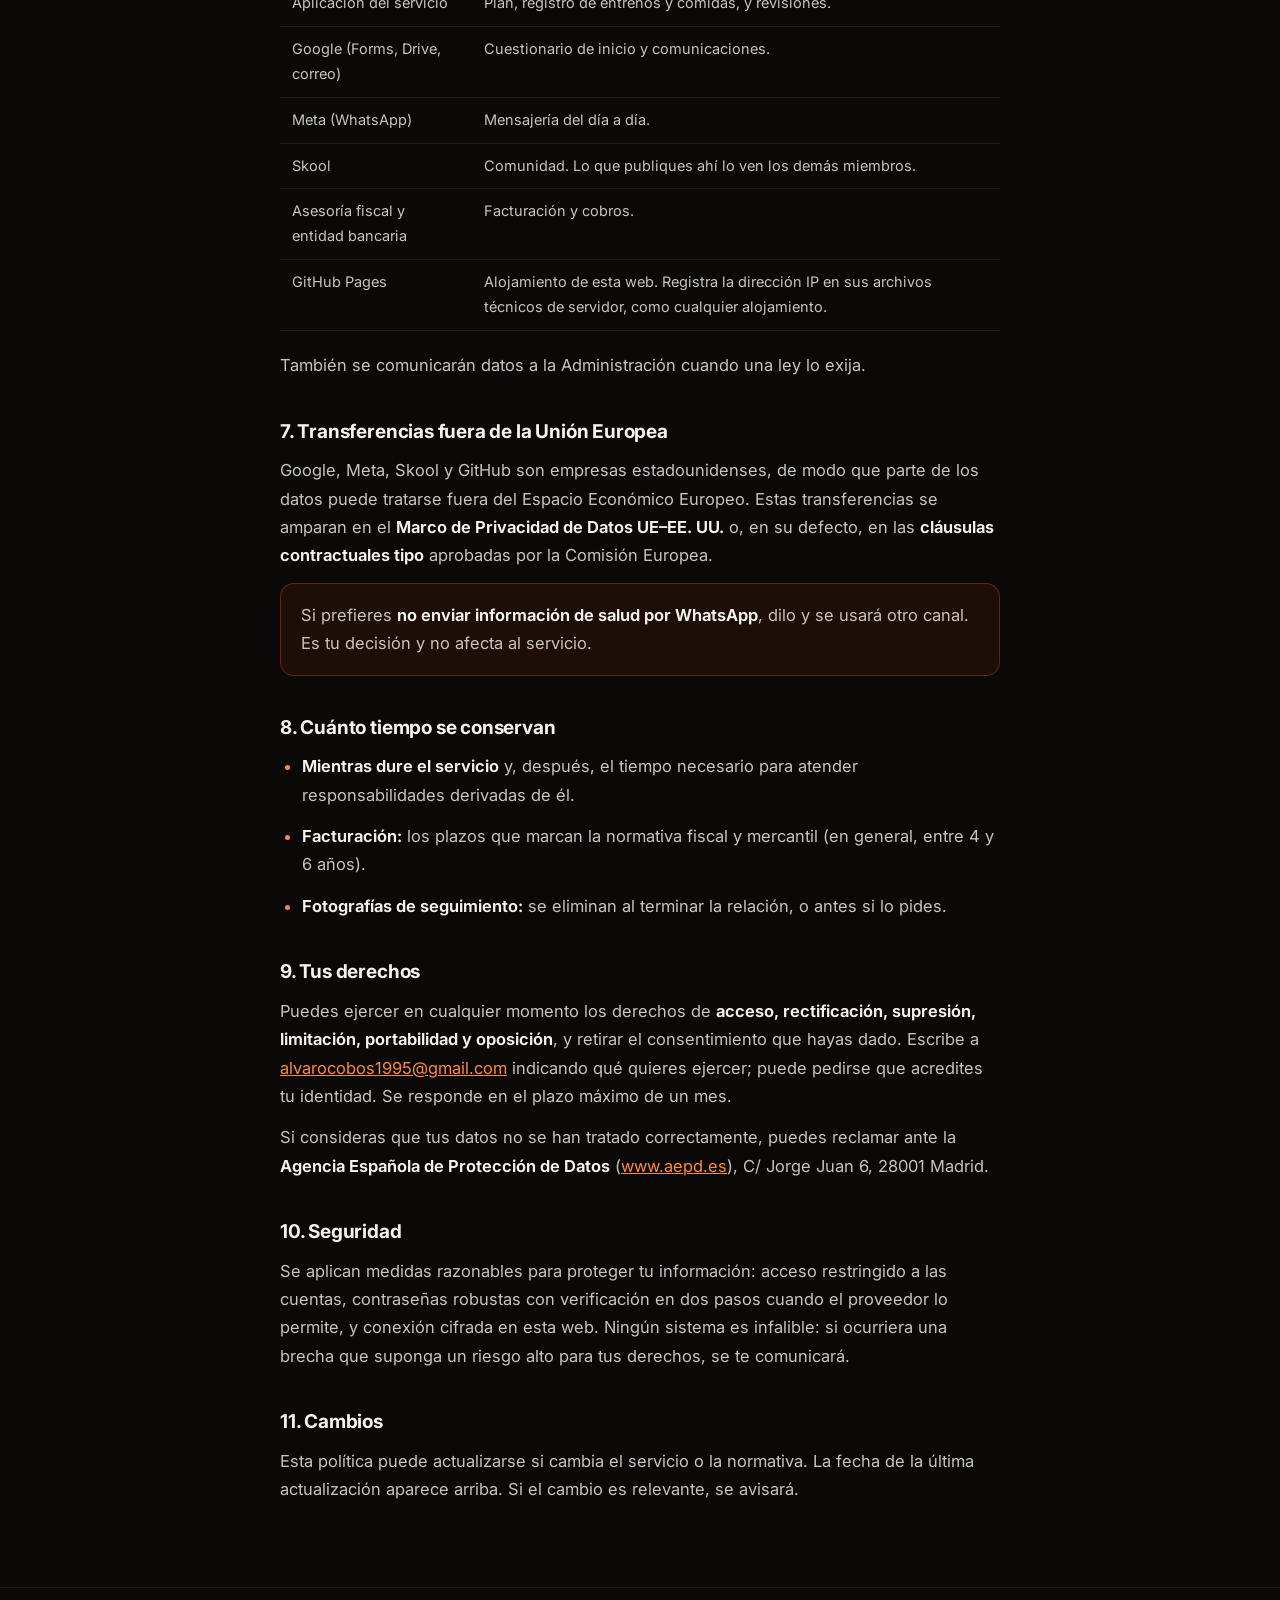
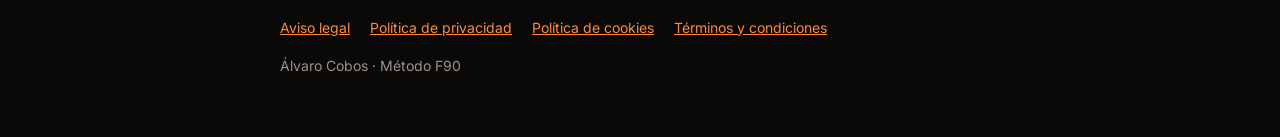
<file: legal/privacidad.html>
<!doctype html>
<html lang="es">
<head>
  <meta charset="utf-8" />
  <meta name="viewport" content="width=device-width,initial-scale=1" />
  <title>Política de privacidad | Método F90 · Álvaro Cobos</title>
  <meta name="description" content="Política de privacidad del servicio de asesoramiento en línea Método F90, de Álvaro Cobos." />
  <link rel="stylesheet" href="legal.css" />
</head>
<body>
  <a class="saltar" href="#contenido">Saltar al contenido</a>

  <header class="barra">
    <div class="envoltorio">
      <picture>
        <source srcset="../assets/logo-f90-mark.webp" type="image/webp" />
        <img src="../assets/logo-f90-mark.png" alt="Método F90" width="420" height="245" />
      </picture>
      <a class="volver" href="../index.html">&larr; Volver a la bienvenida</a>
    </div>
  </header>

  <main id="contenido">
    <div class="envoltorio">
      <h1>Política de privacidad</h1>
      <p class="actualizado">Última actualización: 1 de octubre de 2026</p>

      <nav class="indice" aria-label="Contenido de esta página">
        <p>En esta página</p>
        <ol>
          <li><a href="#responsable">Quién trata tus datos</a></li>
          <li><a href="#estaweb">Qué recoge esta web (casi nada)</a></li>
          <li><a href="#datos">Qué datos se tratan en el servicio</a></li>
          <li><a href="#salud">Tus datos de salud</a></li>
          <li><a href="#bases">Para qué y con qué base legal</a></li>
          <li><a href="#terceros">Quién más accede a tus datos</a></li>
          <li><a href="#fuera">Transferencias fuera de la UE</a></li>
          <li><a href="#plazos">Cuánto tiempo se conservan</a></li>
          <li><a href="#derechos">Tus derechos</a></li>
          <li><a href="#seguridad">Seguridad</a></li>
          <li><a href="#cambios">Cambios</a></li>
        </ol>
      </nav>

      <h2 id="responsable">1. Quién trata tus datos</h2>
      <div class="ficha">
        <dl>
          <dt>Titular</dt><dd>Álvaro Cobos</dd>
          <dt>Forma jurídica</dt><dd>Persona física · profesional autónomo</dd>
          <dt>NIF</dt><dd>50625004A</dd>
          <dt>Domicilio</dt><dd><mark>POR COMPLETAR</mark></dd>
          <dt>Correo</dt><dd><a href="mailto:alvarocobos1995@gmail.com">alvarocobos1995@gmail.com</a></dd>
          <dt>Teléfono</dt><dd>+34 633 164 871</dd>
          <dt>Actividad</dt><dd>Asesoramiento deportivo y nutricional en línea (Método F90)</dd>
        </dl>
      </div>

      <h2 id="estaweb">2. Qué recoge esta web (casi nada)</h2>
      <div class="aviso">
        <p><strong>Esta página de bienvenida no recoge ningún dato personal.</strong> No
        tiene formularios, no pide tu nombre ni tu correo, no usa cookies y no lleva
        ninguna herramienta de analítica ni de publicidad.</p>
      </div>
      <p>Lo único que guarda es qué pasos has marcado como hechos. Se guarda
      <strong>en tu propio dispositivo</strong> (en el almacenamiento local del navegador)
      y no se envía a ningún sitio: ni nosotros ni nadie puede verlo. Si borras los datos
      del navegador, desaparece. Está explicado en la
      <a href="cookies.html">política de cookies</a>.</p>
      <p>Los datos se recogen <em>después</em>, cuando rellenas el cuestionario de inicio
      o usas la aplicación. Eso es lo que explica el resto de esta página.</p>

      <h2 id="datos">3. Qué datos se tratan en el servicio</h2>
      <table>
        <thead><tr><th>De dónde</th><th>Qué datos</th></tr></thead>
        <tbody>
          <tr><td>Cuestionario de inicio (Google Forms)</td>
              <td>Identificativos y de contacto, objetivos, hábitos, disponibilidad y la
                  información de salud que indiques.</td></tr>
          <tr><td>Aplicación del servicio</td>
              <td>Peso, medidas corporales, fotografías de seguimiento, registro de
                  entrenamientos y de comidas, y el progreso que generan.</td></tr>
          <tr><td>WhatsApp y correo</td>
              <td>Tu número o dirección y el contenido de lo que nos escribas.</td></tr>
          <tr><td>Facturación</td>
              <td>Nombre, NIF o DNI y domicilio, cuando la factura lo exija.</td></tr>
        </tbody>
      </table>
      <p>Se piden <strong>sólo los datos necesarios</strong> para poder elaborar y ajustar
      tu plan. Si no quieres facilitar alguno, dilo: en muchos casos se puede trabajar sin
      él, aunque el seguimiento será menos preciso. Sin los datos mínimos no es posible
      prestar el servicio.</p>

      <h2 id="salud">4. Tus datos de salud</h2>
      <div class="aviso">
        <p>Tu peso, tus medidas, tus fotografías corporales, tus lesiones, alergias o
        patologías son <strong>datos de salud</strong>: una categoría especial, protegida
        con más rigor (artículo 9 del RGPD).</p>
      </div>
      <ul>
        <li>Se tratan <strong>sólo con tu consentimiento explícito</strong>, que se te pide
        de forma separada y clara antes de recogerlos.</li>
        <li>Puedes <strong>retirar ese consentimiento cuando quieras</strong>, sin dar
        explicaciones, escribiendo a <a href="mailto:alvarocobos1995@gmail.com">alvarocobos1995@gmail.com</a>.
        Retirarlo no afecta al tratamiento ya hecho, pero puede impedir continuar con el
        servicio, porque sin esos datos no se puede ajustar un plan.</li>
        <li>Las fotografías de seguimiento se usan <strong>únicamente</strong> para valorar
        tu evolución. <strong>No se publican, no se comparten y no se usan como ejemplo ni
        con fines promocionales</strong> salvo que lo autorices por escrito, de forma
        específica y aparte.</li>
      </ul>
      <p>Este servicio es asesoramiento deportivo y nutricional; <strong>no es un servicio
      sanitario</strong> y no sustituye el diagnóstico ni el tratamiento de un profesional
      médico. Véanse los <a href="condiciones.html">términos y condiciones</a>.</p>

      <h2 id="bases">5. Para qué y con qué base legal</h2>
      <table>
        <thead><tr><th>Finalidad</th><th>Base legal</th></tr></thead>
        <tbody>
          <tr><td>Prestar el servicio: elaborar tu plan, revisarlo y ajustarlo</td>
              <td>Ejecución del contrato (art. 6.1.b RGPD)</td></tr>
          <tr><td>Tratar peso, medidas, fotografías y demás información de salud</td>
              <td><strong>Consentimiento explícito</strong> (art. 9.2.a RGPD)</td></tr>
          <tr><td>Responder a tus mensajes y mantener el contacto del servicio</td>
              <td>Ejecución del contrato (art. 6.1.b RGPD)</td></tr>
          <tr><td>Emitir facturas y cumplir obligaciones fiscales y contables</td>
              <td>Obligación legal (art. 6.1.c RGPD)</td></tr>
          <tr><td>Defender o reclamar en caso de conflicto</td>
              <td>Interés legítimo (art. 6.1.f RGPD)</td></tr>
        </tbody>
      </table>
      <p><strong>No se envía publicidad</strong> ni se cede tu información a terceros con
      fines comerciales. <strong>No se toman decisiones automatizadas</strong> ni se hacen
      perfiles con efectos jurídicos sobre ti: tu plan lo revisa y lo decide una persona.</p>

      <h2 id="terceros">6. Quién más accede a tus datos</h2>
      <p>Para prestar el servicio se usan herramientas de terceros. Acceden a los datos
      sólo para dar ese servicio y bajo contrato de encargado de tratamiento (art. 28 RGPD):</p>
      <table>
        <thead><tr><th>Proveedor</th><th>Para qué</th></tr></thead>
        <tbody>
          <tr><td>Aplicación del servicio</td><td>Plan, registro de entrenos y comidas, y revisiones.</td></tr>
          <tr><td>Google (Forms, Drive, correo)</td><td>Cuestionario de inicio y comunicaciones.</td></tr>
          <tr><td>Meta (WhatsApp)</td><td>Mensajería del día a día.</td></tr>
          <tr><td>Skool</td><td>Comunidad. Lo que publiques ahí lo ven los demás miembros.</td></tr>
          <tr><td>Asesoría fiscal y entidad bancaria</td><td>Facturación y cobros.</td></tr>
          <tr><td>GitHub Pages</td><td>Alojamiento de esta web. Registra la dirección IP en sus
              archivos técnicos de servidor, como cualquier alojamiento.</td></tr>
        </tbody>
      </table>
      <p>También se comunicarán datos a la Administración cuando una ley lo exija.</p>

      <h2 id="fuera">7. Transferencias fuera de la Unión Europea</h2>
      <p>Google, Meta, Skool y GitHub son empresas estadounidenses, de modo que parte de
      los datos puede tratarse fuera del Espacio Económico Europeo. Estas transferencias se
      amparan en el <strong>Marco de Privacidad de Datos UE–EE. UU.</strong> o, en su
      defecto, en las <strong>cláusulas contractuales tipo</strong> aprobadas por la
      Comisión Europea.</p>
      <div class="aviso">
        <p>Si prefieres <strong>no enviar información de salud por WhatsApp</strong>, dilo y
        se usará otro canal. Es tu decisión y no afecta al servicio.</p>
      </div>

      <h2 id="plazos">8. Cuánto tiempo se conservan</h2>
      <ul>
        <li><strong>Mientras dure el servicio</strong> y, después, el tiempo necesario para
        atender responsabilidades derivadas de él.</li>
        <li><strong>Facturación:</strong> los plazos que marcan la normativa fiscal y
        mercantil (en general, entre 4 y 6 años).</li>
        <li><strong>Fotografías de seguimiento:</strong> se eliminan al terminar la
        relación, o antes si lo pides.</li>
      </ul>

      <h2 id="derechos">9. Tus derechos</h2>
      <p>Puedes ejercer en cualquier momento los derechos de <strong>acceso,
      rectificación, supresión, limitación, portabilidad y oposición</strong>, y retirar el
      consentimiento que hayas dado. Escribe a
      <a href="mailto:alvarocobos1995@gmail.com">alvarocobos1995@gmail.com</a> indicando qué quieres ejercer;
      puede pedirse que acredites tu identidad. Se responde en el plazo máximo de un mes.</p>
      <p>Si consideras que tus datos no se han tratado correctamente, puedes reclamar ante
      la <strong>Agencia Española de Protección de Datos</strong>
      (<a href="https://www.aepd.es" target="_blank" rel="noopener noreferrer">www.aepd.es</a>),
      C/ Jorge Juan 6, 28001 Madrid.</p>

      <h2 id="seguridad">10. Seguridad</h2>
      <p>Se aplican medidas razonables para proteger tu información: acceso restringido a
      las cuentas, contraseñas robustas con verificación en dos pasos cuando el proveedor lo
      permite, y conexión cifrada en esta web. Ningún sistema es infalible: si ocurriera una
      brecha que suponga un riesgo alto para tus derechos, se te comunicará.</p>

      <h2 id="cambios">11. Cambios</h2>
      <p>Esta política puede actualizarse si cambia el servicio o la normativa. La fecha de
      la última actualización aparece arriba. Si el cambio es relevante, se avisará.</p>

    </div>
  </main>

  <footer class="pie">
    <div class="envoltorio">
      <nav aria-label="Páginas legales">
        <a href="aviso-legal.html">Aviso legal</a>
        <a href="privacidad.html" aria-current="page">Política de privacidad</a>
        <a href="cookies.html">Política de cookies</a>
        <a href="condiciones.html">Términos y condiciones</a>
      </nav>
      <p style="margin-top:14px">Álvaro Cobos · Método F90</p>
    </div>
  </footer>
</body>
</html>
</file>
<file: legal/legal.css>
/* Hoja compartida por las páginas legales. Mismo sistema visual que la
   bienvenida, pero en modo documento: columna estrecha y texto más alto,
   que esto se lee, no se ojea. */
@font-face{
  font-family:'Inter';font-style:normal;font-weight:400 800;font-display:swap;
  src:url(../assets/fonts/inter-latin.woff2) format('woff2');
  unicode-range:U+0000-00FF,U+0131,U+0152-0153,U+02BB-02BC,U+02C6,U+02DA,U+02DC,U+0304,U+0308,U+0329,U+2000-206F,U+20AC,U+2122,U+2191,U+2193,U+2212,U+2215,U+FEFF,U+FFFD;
}
:root{
  --ink:#0A0908; --surface:#0E0D0C; --surface-2:#141211;
  --line:rgba(255,255,255,.09); --line-2:rgba(255,255,255,.15);
  --text:#F5F3F0; --text-2:#C9C4BE; --text-3:#9A938C;
  --accent:#FF5A00; --accent-2:#FF8A3D; --accent-08:rgba(255,90,0,.08);
  --r:14px;
}
*{box-sizing:border-box}
html{-webkit-text-size-adjust:100%}
body{
  margin:0;background:var(--ink);color:var(--text-2);
  font-family:Inter,system-ui,-apple-system,"Segoe UI",Arial,sans-serif;
  font-size:16.5px;line-height:1.72;
  -webkit-font-smoothing:antialiased;
}
.saltar{
  position:absolute;left:-9999px;top:0;background:var(--accent);color:var(--ink);
  padding:12px 18px;border-radius:0 0 10px 0;font-weight:700;z-index:20;
}
.saltar:focus{left:0}
.envoltorio{max-width:760px;margin:0 auto;padding:0 20px}
header.barra{
  border-bottom:1px solid var(--line);background:rgba(10,9,8,.92);
  position:sticky;top:0;backdrop-filter:blur(10px);z-index:10;
}
header.barra .envoltorio{display:flex;align-items:center;gap:16px;min-height:66px}
header.barra img{width:52px;height:30px;object-fit:contain}
header.barra a{color:var(--text-2);text-decoration:none;font-size:14px;font-weight:600}
header.barra a:hover{color:var(--text)}
header.barra .volver{margin-left:auto;display:inline-flex;align-items:center;gap:7px}

main{padding:46px 0 70px}
h1{
  color:var(--text);font-size:clamp(26px,5.4vw,36px);line-height:1.18;
  letter-spacing:-.015em;margin:0 0 10px;text-transform:uppercase;font-weight:800;
}
.actualizado{color:var(--text-3);font-size:13.5px;margin:0 0 34px}
h2{
  color:var(--text);font-size:19px;line-height:1.3;margin:40px 0 12px;
  letter-spacing:-.01em;font-weight:700;scroll-margin-top:84px;
}
h3{color:var(--text);font-size:16px;margin:26px 0 8px;font-weight:700}
p,li{margin:0 0 13px}
ul,ol{padding-left:22px;margin:0 0 16px}
li::marker{color:var(--accent-2)}
a{color:var(--accent-2)}
a:hover{color:var(--accent)}
strong,b{color:var(--text);font-weight:650}
code{
  font-family:ui-monospace,SFMono-Regular,Menlo,monospace;font-size:.92em;
  background:var(--surface-2);padding:2px 6px;border-radius:5px;color:var(--text);
}
.indice{
  background:var(--surface);border:1px solid var(--line);border-radius:var(--r);
  padding:18px 22px;margin:0 0 36px;
}
.indice p{font-size:12px;letter-spacing:.14em;text-transform:uppercase;color:var(--text-3);margin:0 0 10px;font-weight:700}
.indice ol{margin:0;padding-left:20px}
.indice li{margin:0 0 5px}
.ficha{
  background:var(--surface);border:1px solid var(--line);border-radius:var(--r);
  padding:20px 22px;margin:0 0 20px;
}
.ficha dl{margin:0;display:grid;grid-template-columns:auto 1fr;gap:7px 18px}
.ficha dt{color:var(--text-3);font-size:14px}
.ficha dd{margin:0;color:var(--text)}
.aviso{
  border:1px solid rgba(255,90,0,.3);background:var(--accent-08);
  border-radius:var(--r);padding:17px 20px;margin:0 0 22px;
}
.aviso p:last-child{margin-bottom:0}
table{width:100%;border-collapse:collapse;margin:0 0 20px;font-size:14.5px}
th,td{text-align:left;padding:10px 12px;border-bottom:1px solid var(--line);vertical-align:top}
th{color:var(--text);font-weight:650}
footer.pie{border-top:1px solid var(--line);padding:28px 0 46px;font-size:14px;color:var(--text-3)}
footer.pie a{margin-right:16px;display:inline-block}
:focus-visible{outline:2px solid var(--accent-2);outline-offset:3px;border-radius:4px}
@media (prefers-reduced-motion:reduce){*{scroll-behavior:auto!important}}
mark{
  background:rgba(255,90,0,.22);color:var(--text);
  padding:1px 8px;border-radius:5px;font-weight:650;font-size:.92em;
}
</file>
